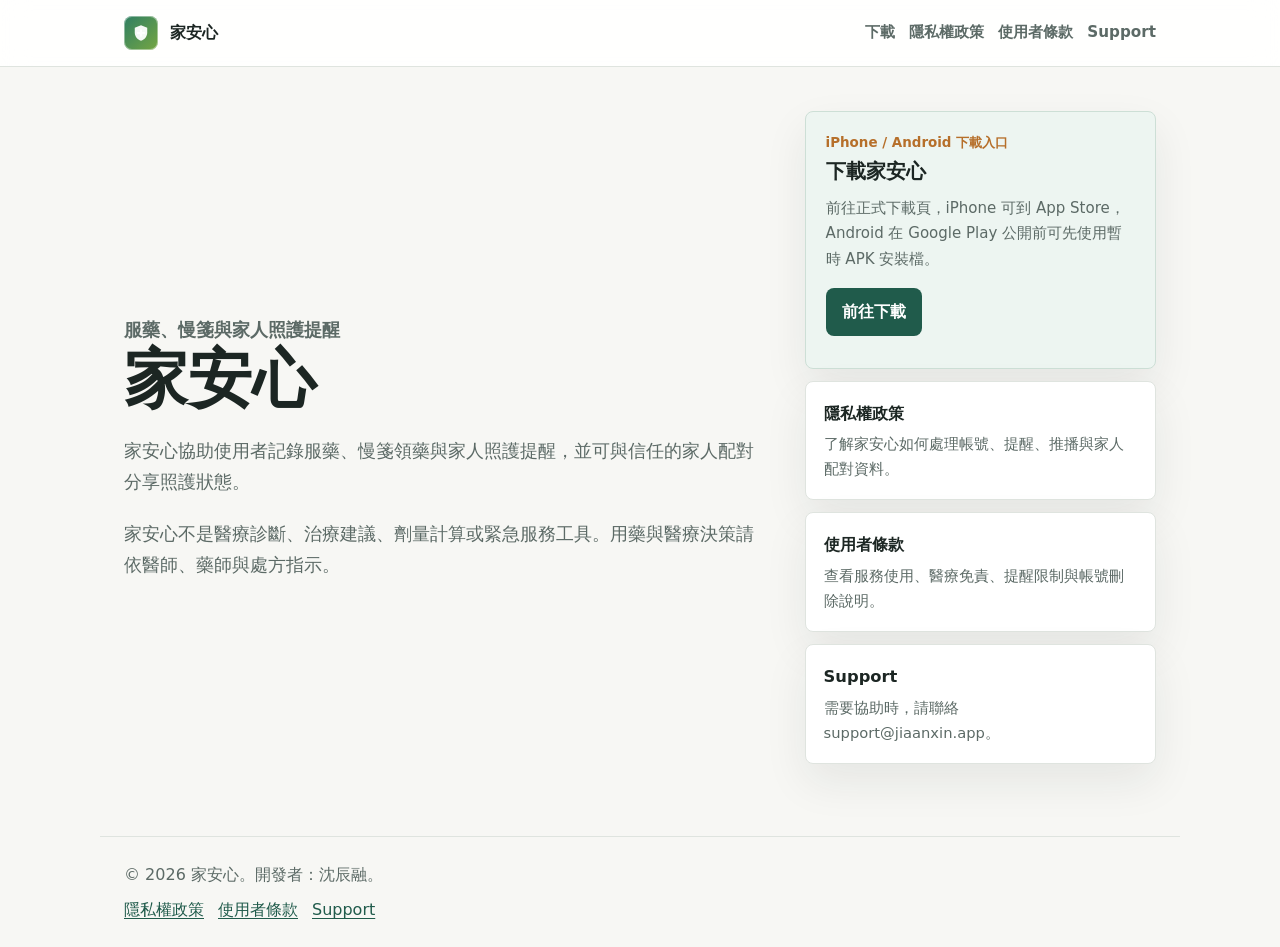
<file: index.html>
<!doctype html>
<html lang="zh-Hant-TW">
  <head>
    <meta charset="utf-8" />
    <meta name="viewport" content="width=device-width, initial-scale=1" />
    <title>家安心</title>
    <meta
      name="description"
      content="家安心是服藥、慢箋與家人照護提醒工具。"
    />
    <link rel="stylesheet" href="/assets/styles.css" />
  </head>
  <body>
    <header class="site-header">
      <nav class="nav" aria-label="主要導覽">
        <a class="brand" href="/">
          <span class="brand-mark" aria-hidden="true">
            <svg viewBox="0 0 24 24" fill="none">
              <path d="M12 3.5 5.2 6.4v5.1c0 4.3 2.8 7.9 6.8 9 4-1.1 6.8-4.7 6.8-9V6.4L12 3.5Z" fill="currentColor" opacity=".95" />
              <path d="M8.4 12h7.2M12 8.8v6.4" stroke="#fff" stroke-width="2" stroke-linecap="round" />
            </svg>
          </span>
          <span>家安心</span>
        </a>
        <div class="nav-links">
          <a href="/download/">下載</a>
          <a href="/privacy/">隱私權政策</a>
          <a href="/terms/">使用者條款</a>
          <a href="/support/">Support</a>
        </div>
      </nav>
    </header>

    <main>
      <section class="home-hero">
        <div class="hero-copy">
          <p class="eyebrow">服藥、慢箋與家人照護提醒</p>
          <h1>家安心</h1>
          <p>
            家安心協助使用者記錄服藥、慢箋領藥與家人照護提醒，並可與信任的家人配對分享照護狀態。
          </p>
          <p>
            家安心不是醫療診斷、治療建議、劑量計算或緊急服務工具。用藥與醫療決策請依醫師、藥師與處方指示。
          </p>
        </div>

        <div class="quick-links" aria-label="網站頁面">
          <section class="download-card" aria-labelledby="download-title">
            <p class="download-kicker">iPhone / Android 下載入口</p>
            <h2 id="download-title">下載家安心</h2>
            <p>
              前往正式下載頁，iPhone 可到 App Store，Android 在 Google Play 公開前可先使用暫時 APK 安裝檔。
            </p>
            <a
              class="primary-button"
              href="/download/"
            >
              前往下載
            </a>
          </section>
          <a class="quick-link" href="/privacy/">
            <strong>隱私權政策</strong>
            <span>了解家安心如何處理帳號、提醒、推播與家人配對資料。</span>
          </a>
          <a class="quick-link" href="/terms/">
            <strong>使用者條款</strong>
            <span>查看服務使用、醫療免責、提醒限制與帳號刪除說明。</span>
          </a>
          <a class="quick-link" href="/support/">
            <strong>Support</strong>
            <span>需要協助時，請聯絡 support@jiaanxin.app。</span>
          </a>
        </div>
      </section>
    </main>

    <footer class="site-footer">
      <div>© 2026 家安心。開發者：沈辰融。</div>
      <nav aria-label="頁尾導覽">
        <a href="/privacy/">隱私權政策</a>
        <a href="/terms/">使用者條款</a>
        <a href="/support/">Support</a>
      </nav>
    </footer>
  </body>
</html>
</file>
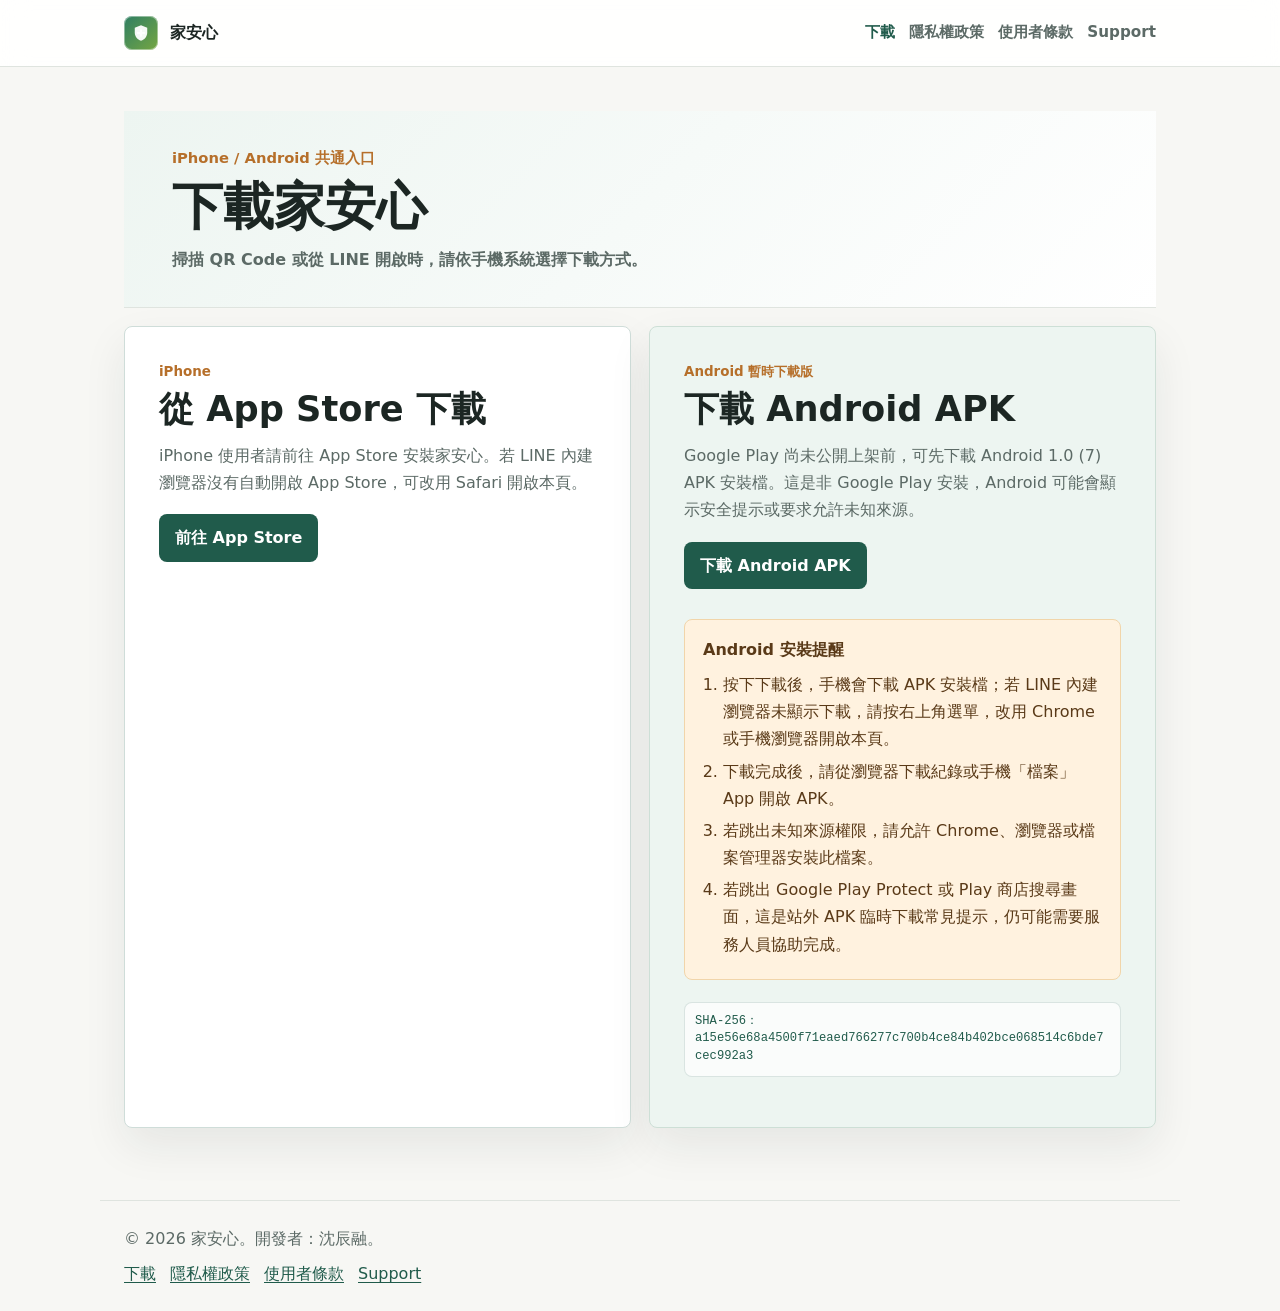
<file: download/index.html>
<!doctype html>
<html lang="zh-Hant-TW">
  <head>
    <meta charset="utf-8" />
    <meta name="viewport" content="width=device-width, initial-scale=1" />
    <title>下載家安心｜家安心</title>
    <meta
      name="description"
      content="下載家安心 iPhone App 或 Android 暫時 APK 安裝檔。"
    />
    <link rel="stylesheet" href="/assets/styles.css" />
  </head>
  <body>
    <header class="site-header">
      <nav class="nav" aria-label="主要導覽">
        <a class="brand" href="/">
          <span class="brand-mark" aria-hidden="true">
            <svg viewBox="0 0 24 24" fill="none">
              <path d="M12 3.5 5.2 6.4v5.1c0 4.3 2.8 7.9 6.8 9 4-1.1 6.8-4.7 6.8-9V6.4L12 3.5Z" fill="currentColor" opacity=".95" />
              <path d="M8.4 12h7.2M12 8.8v6.4" stroke="#fff" stroke-width="2" stroke-linecap="round" />
            </svg>
          </span>
          <span>家安心</span>
        </a>
        <div class="nav-links">
          <a href="/download/" aria-current="page">下載</a>
          <a href="/privacy/">隱私權政策</a>
          <a href="/terms/">使用者條款</a>
          <a href="/support/">Support</a>
        </div>
      </nav>
    </header>

    <main>
      <article class="download-page">
        <div class="page-title">
          <p class="eyebrow">iPhone / Android 共通入口</p>
          <h1>下載家安心</h1>
          <p class="updated">
            掃描 QR Code 或從 LINE 開啟時，請依手機系統選擇下載方式。
          </p>
        </div>

        <div class="platform-grid" aria-label="下載選項">
          <section class="platform-card platform-ios" aria-labelledby="ios-title">
            <p class="download-kicker">iPhone</p>
            <h2 id="ios-title">從 App Store 下載</h2>
            <p>
              iPhone 使用者請前往 App Store 安裝家安心。若 LINE 內建瀏覽器沒有自動開啟 App Store，可改用 Safari 開啟本頁。
            </p>
            <a
              class="primary-button"
              href="https://apps.apple.com/tw/app/%E5%AE%B6%E5%AE%89%E5%BF%83/id6762098612?uo=4"
            >
              前往 App Store
            </a>
          </section>

          <section class="platform-card platform-android" aria-labelledby="android-title">
            <p class="download-kicker">Android 暫時下載版</p>
            <h2 id="android-title">下載 Android APK</h2>
            <p>
              Google Play 尚未公開上架前，可先下載 Android 1.0 (7) APK 安裝檔。這是非 Google Play 安裝，Android 可能會顯示安全提示或要求允許未知來源。
            </p>
            <a
              class="primary-button"
              href="https://download.jiaanxin.app/android/jiaanxin-android-1.0-7-play-signed.apk"
            >
              下載 Android APK
            </a>
            <div class="notice">
              <strong>Android 安裝提醒</strong>
              <ol>
                <li>按下下載後，手機會下載 APK 安裝檔；若 LINE 內建瀏覽器未顯示下載，請按右上角選單，改用 Chrome 或手機瀏覽器開啟本頁。</li>
                <li>下載完成後，請從瀏覽器下載紀錄或手機「檔案」App 開啟 APK。</li>
                <li>若跳出未知來源權限，請允許 Chrome、瀏覽器或檔案管理器安裝此檔案。</li>
                <li>若跳出 Google Play Protect 或 Play 商店搜尋畫面，這是站外 APK 臨時下載常見提示，仍可能需要服務人員協助完成。</li>
              </ol>
            </div>
            <p class="checksum">
              SHA-256：a15e56e68a4500f71eaed766277c700b4ce84b402bce068514c6bde7cec992a3
            </p>
          </section>
        </div>

      </article>
    </main>

    <footer class="site-footer">
      <div>© 2026 家安心。開發者：沈辰融。</div>
      <nav aria-label="頁尾導覽">
        <a href="/download/">下載</a>
        <a href="/privacy/">隱私權政策</a>
        <a href="/terms/">使用者條款</a>
        <a href="/support/">Support</a>
      </nav>
    </footer>

    <script>
      (function () {
        var ua = navigator.userAgent || "";
        var body = document.body;
        if (/iPhone|iPad|iPod/i.test(ua)) {
          body.classList.add("is-ios");
        } else if (/Android/i.test(ua)) {
          body.classList.add("is-android");
        }
        if (/Line\//i.test(ua)) {
          body.classList.add("is-line-browser");
        }
      })();
    </script>
  </body>
</html>
</file>
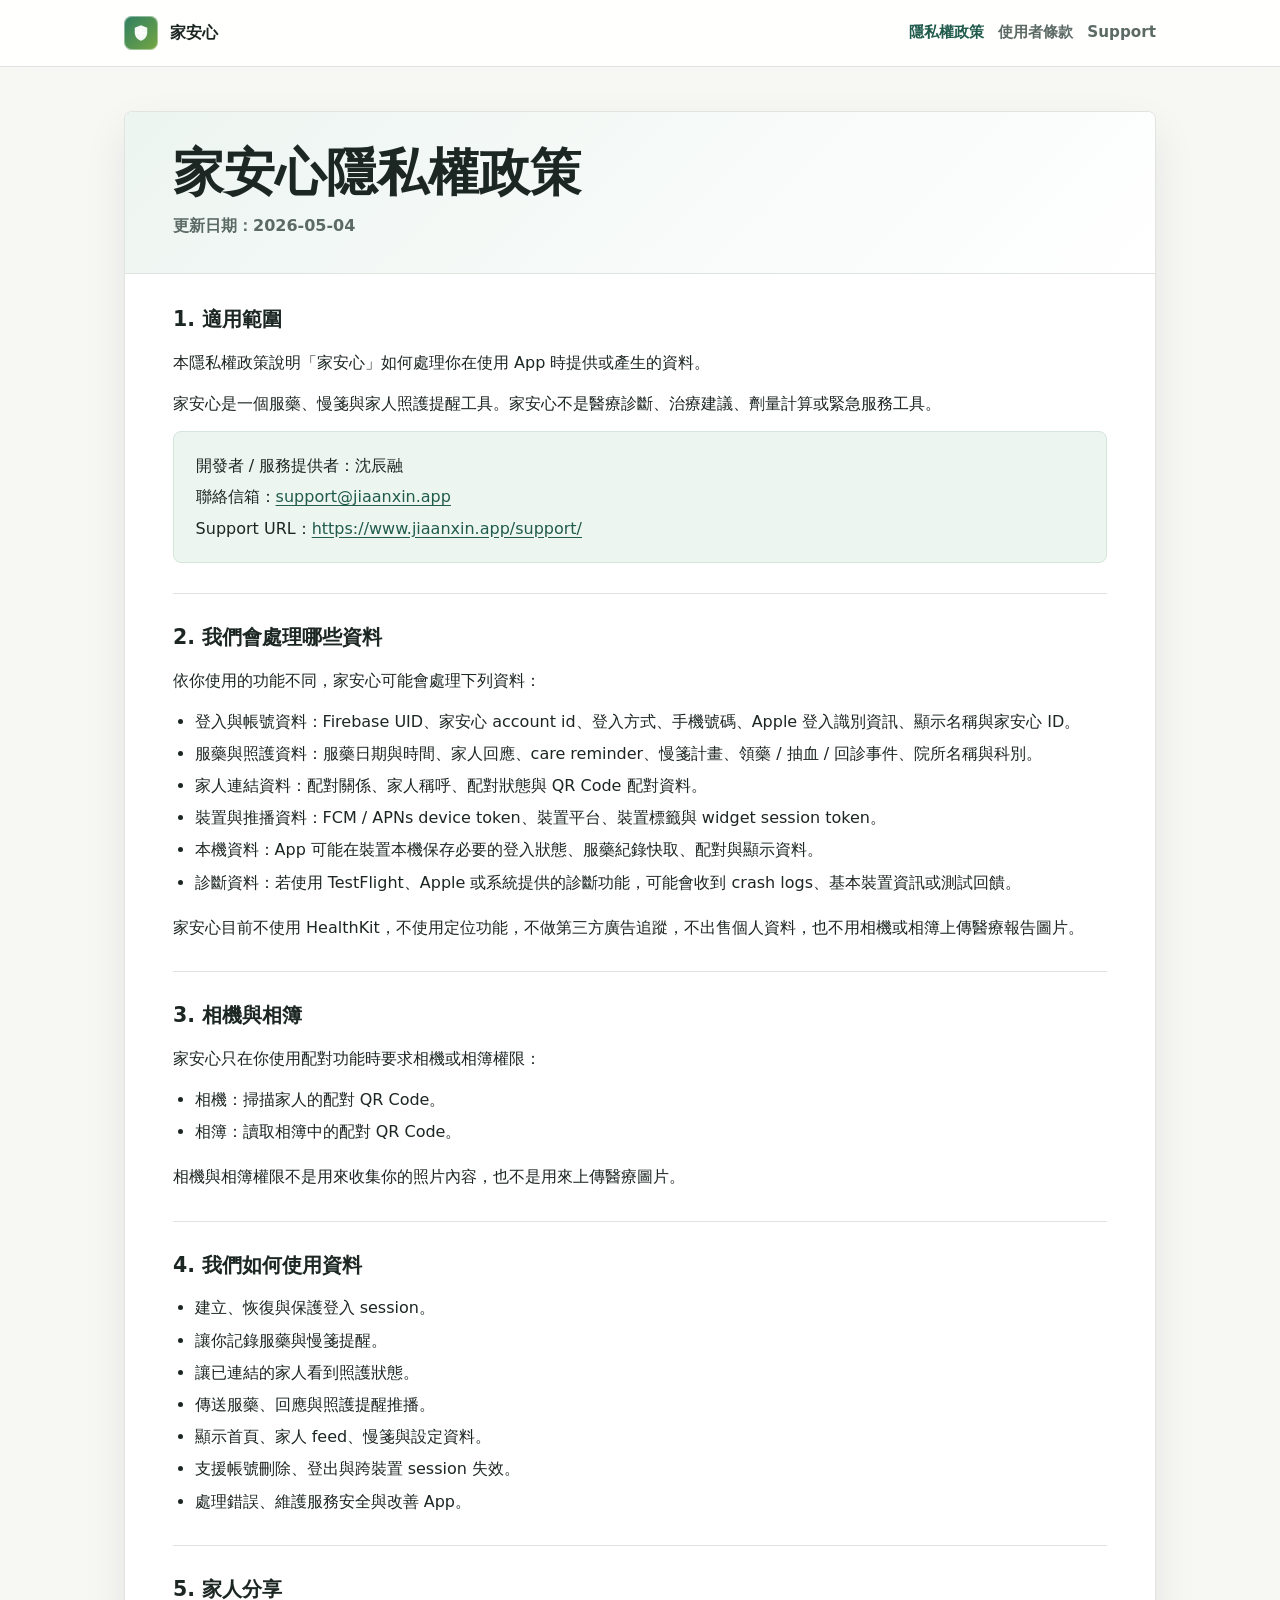
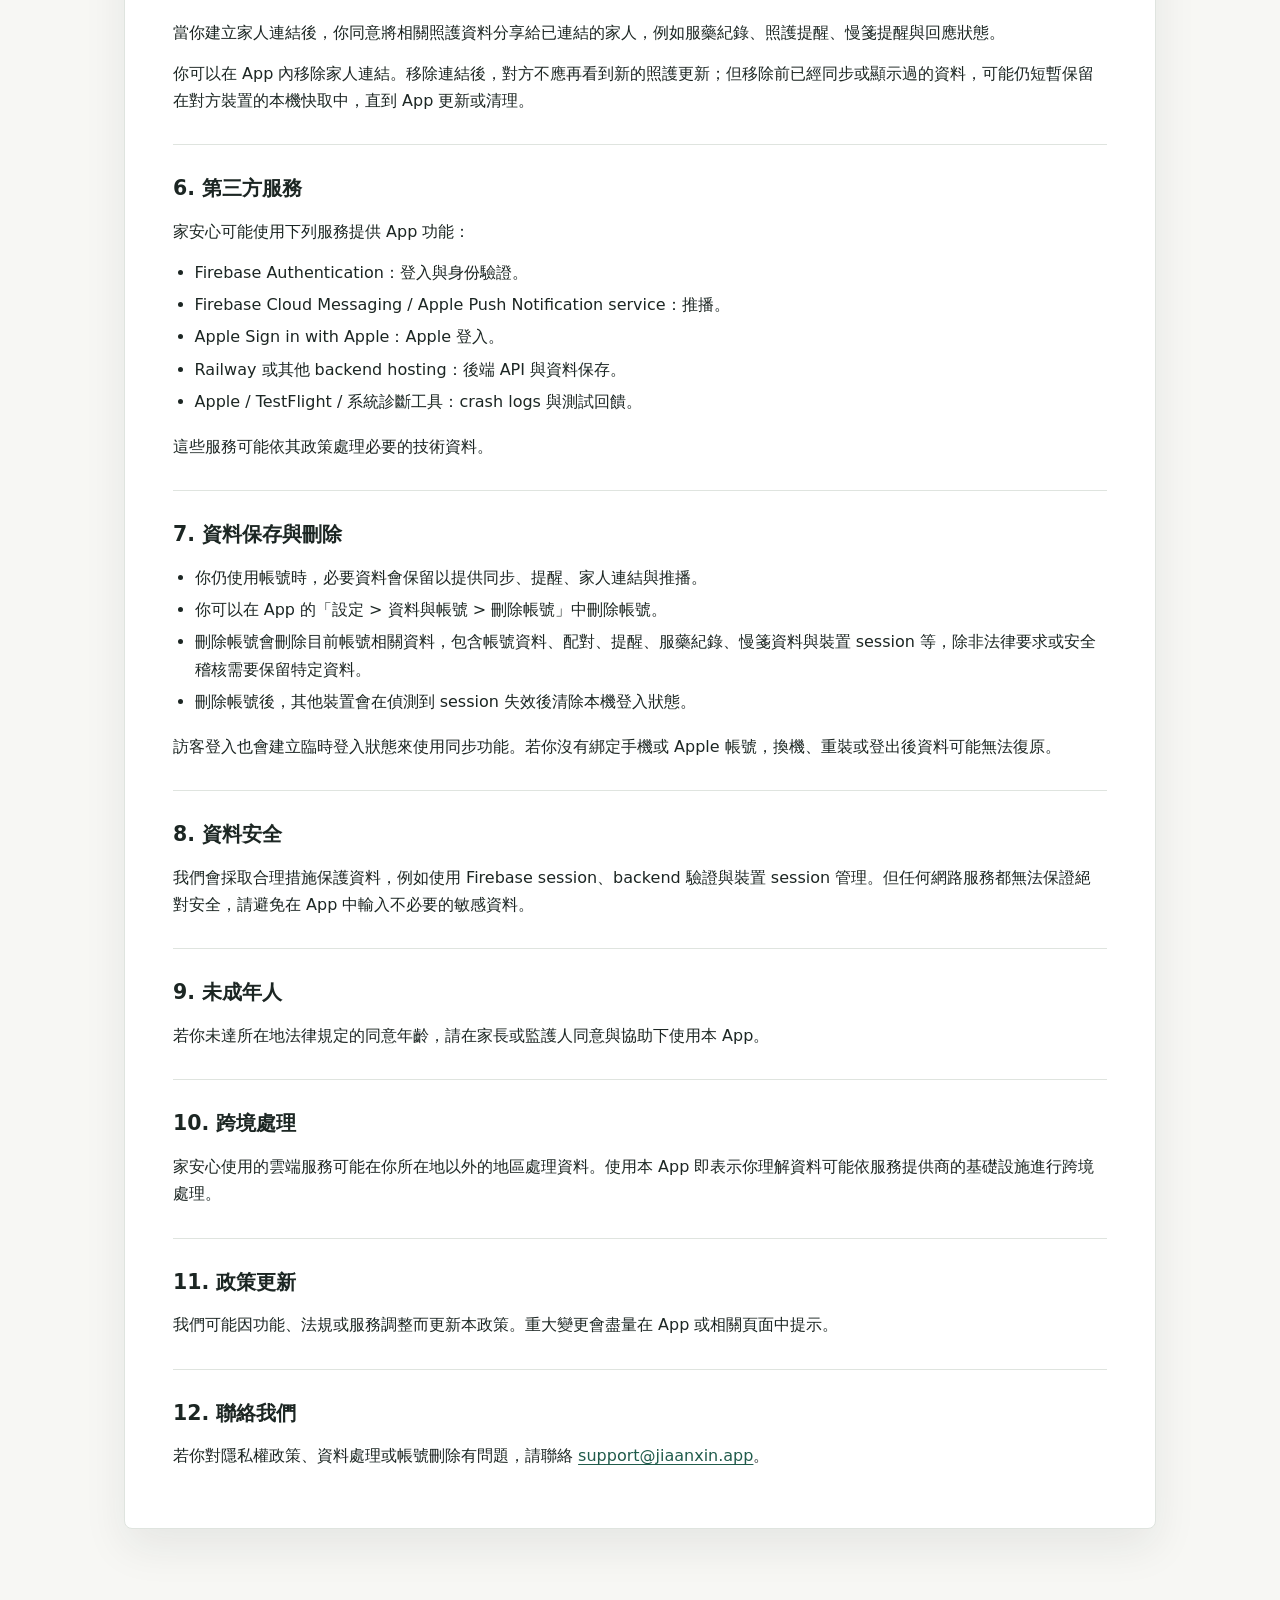
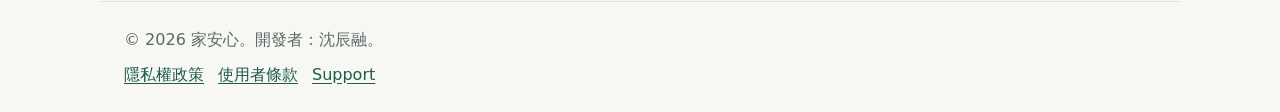
<file: privacy/index.html>
<!doctype html>
<html lang="zh-Hant-TW">
  <head>
    <meta charset="utf-8" />
    <meta name="viewport" content="width=device-width, initial-scale=1" />
    <title>隱私權政策｜家安心</title>
    <meta name="description" content="家安心隱私權政策。" />
    <link rel="stylesheet" href="/assets/styles.css" />
  </head>
  <body>
    <header class="site-header">
      <nav class="nav" aria-label="主要導覽">
        <a class="brand" href="/">
          <span class="brand-mark" aria-hidden="true">
            <svg viewBox="0 0 24 24" fill="none">
              <path d="M12 3.5 5.2 6.4v5.1c0 4.3 2.8 7.9 6.8 9 4-1.1 6.8-4.7 6.8-9V6.4L12 3.5Z" fill="currentColor" opacity=".95" />
              <path d="M8.4 12h7.2M12 8.8v6.4" stroke="#fff" stroke-width="2" stroke-linecap="round" />
            </svg>
          </span>
          <span>家安心</span>
        </a>
        <div class="nav-links">
          <a href="/privacy/" aria-current="page">隱私權政策</a>
          <a href="/terms/">使用者條款</a>
          <a href="/support/">Support</a>
        </div>
      </nav>
    </header>

    <main>
      <article class="page-shell">
        <div class="page-title">
          <h1>家安心隱私權政策</h1>
          <p class="updated">更新日期：2026-05-04</p>
        </div>
        <div class="content">
          <h2>1. 適用範圍</h2>
          <p>本隱私權政策說明「家安心」如何處理你在使用 App 時提供或產生的資料。</p>
          <p>家安心是一個服藥、慢箋與家人照護提醒工具。家安心不是醫療診斷、治療建議、劑量計算或緊急服務工具。</p>
          <ul class="meta-list">
            <li>開發者 / 服務提供者：沈辰融</li>
            <li>聯絡信箱：<a href="mailto:support@jiaanxin.app">support@jiaanxin.app</a></li>
            <li>Support URL：<a href="https://www.jiaanxin.app/support/">https://www.jiaanxin.app/support/</a></li>
          </ul>

          <h2>2. 我們會處理哪些資料</h2>
          <p>依你使用的功能不同，家安心可能會處理下列資料：</p>
          <ul>
            <li>登入與帳號資料：Firebase UID、家安心 account id、登入方式、手機號碼、Apple 登入識別資訊、顯示名稱與家安心 ID。</li>
            <li>服藥與照護資料：服藥日期與時間、家人回應、care reminder、慢箋計畫、領藥 / 抽血 / 回診事件、院所名稱與科別。</li>
            <li>家人連結資料：配對關係、家人稱呼、配對狀態與 QR Code 配對資料。</li>
            <li>裝置與推播資料：FCM / APNs device token、裝置平台、裝置標籤與 widget session token。</li>
            <li>本機資料：App 可能在裝置本機保存必要的登入狀態、服藥紀錄快取、配對與顯示資料。</li>
            <li>診斷資料：若使用 TestFlight、Apple 或系統提供的診斷功能，可能會收到 crash logs、基本裝置資訊或測試回饋。</li>
          </ul>
          <p>家安心目前不使用 HealthKit，不使用定位功能，不做第三方廣告追蹤，不出售個人資料，也不用相機或相簿上傳醫療報告圖片。</p>

          <h2>3. 相機與相簿</h2>
          <p>家安心只在你使用配對功能時要求相機或相簿權限：</p>
          <ul>
            <li>相機：掃描家人的配對 QR Code。</li>
            <li>相簿：讀取相簿中的配對 QR Code。</li>
          </ul>
          <p>相機與相簿權限不是用來收集你的照片內容，也不是用來上傳醫療圖片。</p>

          <h2>4. 我們如何使用資料</h2>
          <ul>
            <li>建立、恢復與保護登入 session。</li>
            <li>讓你記錄服藥與慢箋提醒。</li>
            <li>讓已連結的家人看到照護狀態。</li>
            <li>傳送服藥、回應與照護提醒推播。</li>
            <li>顯示首頁、家人 feed、慢箋與設定資料。</li>
            <li>支援帳號刪除、登出與跨裝置 session 失效。</li>
            <li>處理錯誤、維護服務安全與改善 App。</li>
          </ul>

          <h2>5. 家人分享</h2>
          <p>當你建立家人連結後，你同意將相關照護資料分享給已連結的家人，例如服藥紀錄、照護提醒、慢箋提醒與回應狀態。</p>
          <p>你可以在 App 內移除家人連結。移除連結後，對方不應再看到新的照護更新；但移除前已經同步或顯示過的資料，可能仍短暫保留在對方裝置的本機快取中，直到 App 更新或清理。</p>

          <h2>6. 第三方服務</h2>
          <p>家安心可能使用下列服務提供 App 功能：</p>
          <ul>
            <li>Firebase Authentication：登入與身份驗證。</li>
            <li>Firebase Cloud Messaging / Apple Push Notification service：推播。</li>
            <li>Apple Sign in with Apple：Apple 登入。</li>
            <li>Railway 或其他 backend hosting：後端 API 與資料保存。</li>
            <li>Apple / TestFlight / 系統診斷工具：crash logs 與測試回饋。</li>
          </ul>
          <p>這些服務可能依其政策處理必要的技術資料。</p>

          <h2>7. 資料保存與刪除</h2>
          <ul>
            <li>你仍使用帳號時，必要資料會保留以提供同步、提醒、家人連結與推播。</li>
            <li>你可以在 App 的「設定 &gt; 資料與帳號 &gt; 刪除帳號」中刪除帳號。</li>
            <li>刪除帳號會刪除目前帳號相關資料，包含帳號資料、配對、提醒、服藥紀錄、慢箋資料與裝置 session 等，除非法律要求或安全稽核需要保留特定資料。</li>
            <li>刪除帳號後，其他裝置會在偵測到 session 失效後清除本機登入狀態。</li>
          </ul>
          <p>訪客登入也會建立臨時登入狀態來使用同步功能。若你沒有綁定手機或 Apple 帳號，換機、重裝或登出後資料可能無法復原。</p>

          <h2>8. 資料安全</h2>
          <p>我們會採取合理措施保護資料，例如使用 Firebase session、backend 驗證與裝置 session 管理。但任何網路服務都無法保證絕對安全，請避免在 App 中輸入不必要的敏感資料。</p>

          <h2>9. 未成年人</h2>
          <p>若你未達所在地法律規定的同意年齡，請在家長或監護人同意與協助下使用本 App。</p>

          <h2>10. 跨境處理</h2>
          <p>家安心使用的雲端服務可能在你所在地以外的地區處理資料。使用本 App 即表示你理解資料可能依服務提供商的基礎設施進行跨境處理。</p>

          <h2>11. 政策更新</h2>
          <p>我們可能因功能、法規或服務調整而更新本政策。重大變更會盡量在 App 或相關頁面中提示。</p>

          <h2>12. 聯絡我們</h2>
          <p>若你對隱私權政策、資料處理或帳號刪除有問題，請聯絡 <a href="mailto:support@jiaanxin.app">support@jiaanxin.app</a>。</p>
        </div>
      </article>
    </main>

    <footer class="site-footer">
      <div>© 2026 家安心。開發者：沈辰融。</div>
      <nav aria-label="頁尾導覽">
        <a href="/privacy/">隱私權政策</a>
        <a href="/terms/">使用者條款</a>
        <a href="/support/">Support</a>
      </nav>
    </footer>
  </body>
</html>
</file>
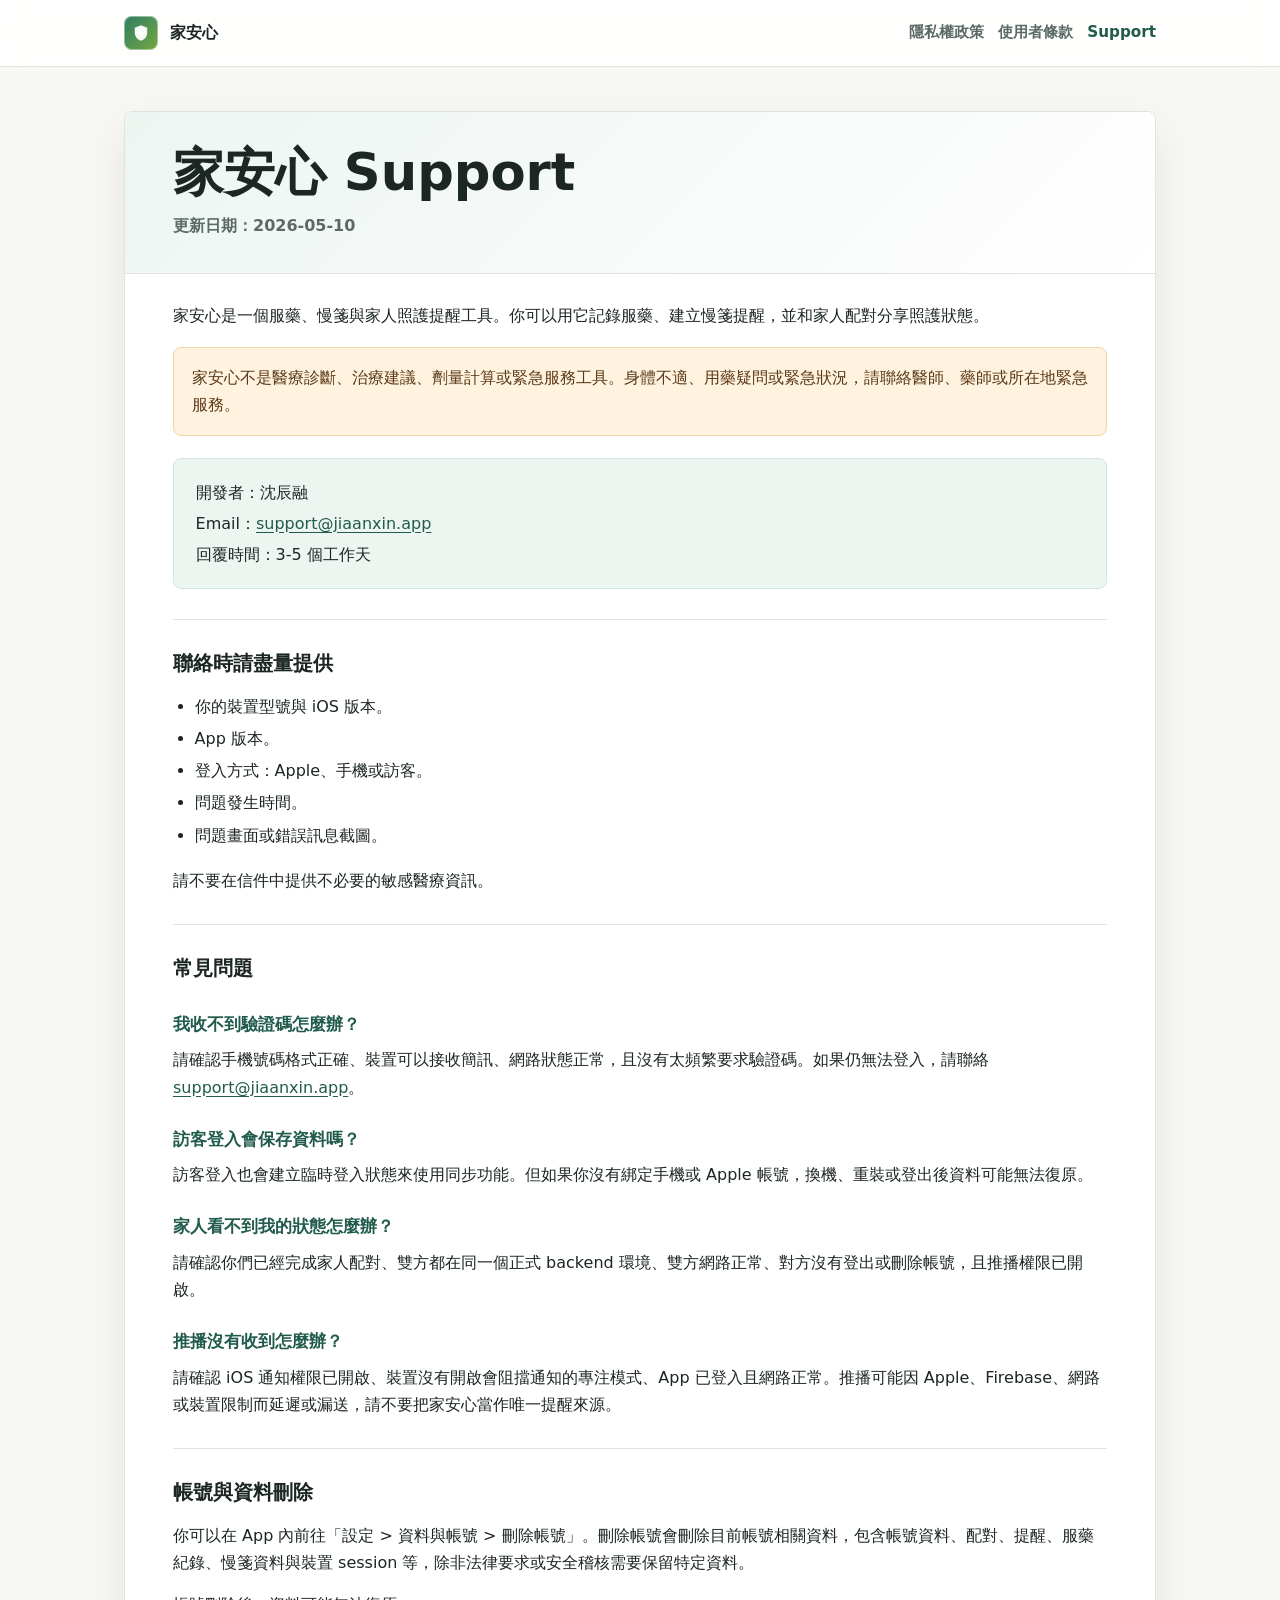
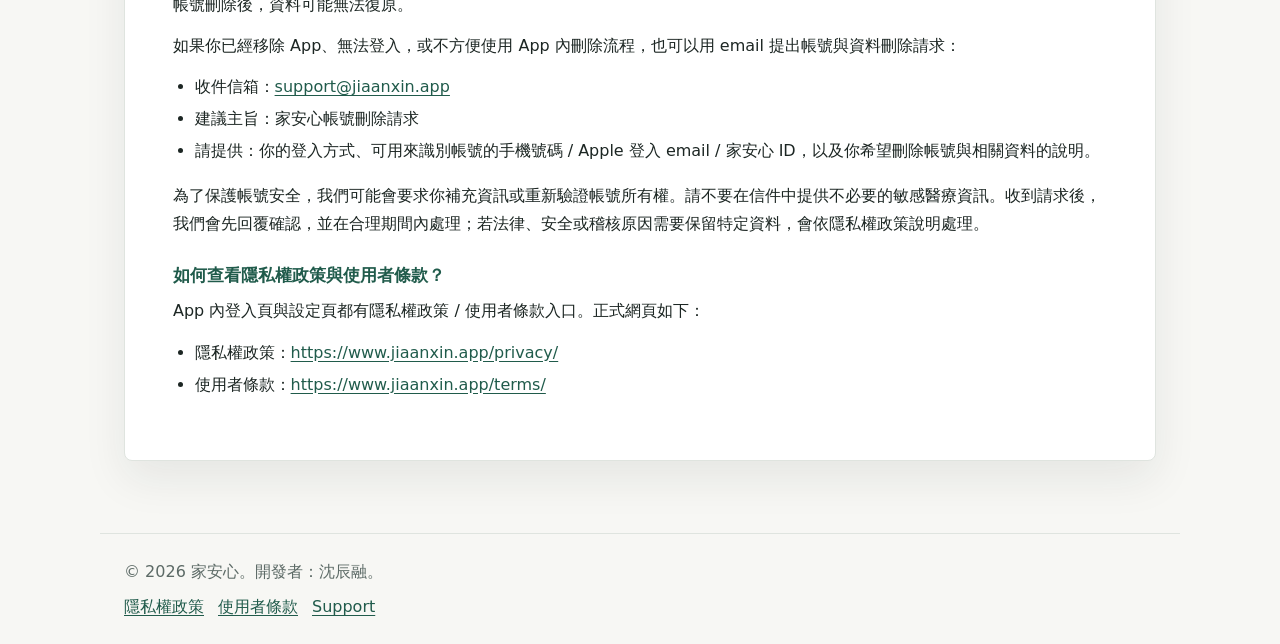
<file: support/index.html>
<!doctype html>
<html lang="zh-Hant-TW">
  <head>
    <meta charset="utf-8" />
    <meta name="viewport" content="width=device-width, initial-scale=1" />
    <title>Support｜家安心</title>
    <meta name="description" content="家安心支援頁面。" />
    <link rel="stylesheet" href="/assets/styles.css" />
  </head>
  <body>
    <header class="site-header">
      <nav class="nav" aria-label="主要導覽">
        <a class="brand" href="/">
          <span class="brand-mark" aria-hidden="true">
            <svg viewBox="0 0 24 24" fill="none">
              <path d="M12 3.5 5.2 6.4v5.1c0 4.3 2.8 7.9 6.8 9 4-1.1 6.8-4.7 6.8-9V6.4L12 3.5Z" fill="currentColor" opacity=".95" />
              <path d="M8.4 12h7.2M12 8.8v6.4" stroke="#fff" stroke-width="2" stroke-linecap="round" />
            </svg>
          </span>
          <span>家安心</span>
        </a>
        <div class="nav-links">
          <a href="/privacy/">隱私權政策</a>
          <a href="/terms/">使用者條款</a>
          <a href="/support/" aria-current="page">Support</a>
        </div>
      </nav>
    </header>

    <main>
      <article class="page-shell">
        <div class="page-title">
          <h1>家安心 Support</h1>
          <p class="updated">更新日期：2026-05-10</p>
        </div>
        <div class="content">
          <p>家安心是一個服藥、慢箋與家人照護提醒工具。你可以用它記錄服藥、建立慢箋提醒，並和家人配對分享照護狀態。</p>
          <div class="notice">
            家安心不是醫療診斷、治療建議、劑量計算或緊急服務工具。身體不適、用藥疑問或緊急狀況，請聯絡醫師、藥師或所在地緊急服務。
          </div>
          <ul class="meta-list">
            <li>開發者：沈辰融</li>
            <li>Email：<a href="mailto:support@jiaanxin.app">support@jiaanxin.app</a></li>
            <li>回覆時間：3-5 個工作天</li>
          </ul>

          <h2>聯絡時請盡量提供</h2>
          <ul>
            <li>你的裝置型號與 iOS 版本。</li>
            <li>App 版本。</li>
            <li>登入方式：Apple、手機或訪客。</li>
            <li>問題發生時間。</li>
            <li>問題畫面或錯誤訊息截圖。</li>
          </ul>
          <p>請不要在信件中提供不必要的敏感醫療資訊。</p>

          <h2>常見問題</h2>
          <h3>我收不到驗證碼怎麼辦？</h3>
          <p>請確認手機號碼格式正確、裝置可以接收簡訊、網路狀態正常，且沒有太頻繁要求驗證碼。如果仍無法登入，請聯絡 <a href="mailto:support@jiaanxin.app">support@jiaanxin.app</a>。</p>

          <h3>訪客登入會保存資料嗎？</h3>
          <p>訪客登入也會建立臨時登入狀態來使用同步功能。但如果你沒有綁定手機或 Apple 帳號，換機、重裝或登出後資料可能無法復原。</p>

          <h3>家人看不到我的狀態怎麼辦？</h3>
          <p>請確認你們已經完成家人配對、雙方都在同一個正式 backend 環境、雙方網路正常、對方沒有登出或刪除帳號，且推播權限已開啟。</p>

          <h3>推播沒有收到怎麼辦？</h3>
          <p>請確認 iOS 通知權限已開啟、裝置沒有開啟會阻擋通知的專注模式、App 已登入且網路正常。推播可能因 Apple、Firebase、網路或裝置限制而延遲或漏送，請不要把家安心當作唯一提醒來源。</p>

          <h2 id="account-deletion">帳號與資料刪除</h2>
          <p>你可以在 App 內前往「設定 &gt; 資料與帳號 &gt; 刪除帳號」。刪除帳號會刪除目前帳號相關資料，包含帳號資料、配對、提醒、服藥紀錄、慢箋資料與裝置 session 等，除非法律要求或安全稽核需要保留特定資料。</p>
          <p>帳號刪除後，資料可能無法復原。</p>
          <p>如果你已經移除 App、無法登入，或不方便使用 App 內刪除流程，也可以用 email 提出帳號與資料刪除請求：</p>
          <ul>
            <li>收件信箱：<a href="mailto:support@jiaanxin.app?subject=%E5%AE%B6%E5%AE%89%E5%BF%83%E5%B8%B3%E8%99%9F%E5%88%AA%E9%99%A4%E8%AB%8B%E6%B1%82">support@jiaanxin.app</a></li>
            <li>建議主旨：家安心帳號刪除請求</li>
            <li>請提供：你的登入方式、可用來識別帳號的手機號碼 / Apple 登入 email / 家安心 ID，以及你希望刪除帳號與相關資料的說明。</li>
          </ul>
          <p>為了保護帳號安全，我們可能會要求你補充資訊或重新驗證帳號所有權。請不要在信件中提供不必要的敏感醫療資訊。收到請求後，我們會先回覆確認，並在合理期間內處理；若法律、安全或稽核原因需要保留特定資料，會依隱私權政策說明處理。</p>

          <h3>如何查看隱私權政策與使用者條款？</h3>
          <p>App 內登入頁與設定頁都有隱私權政策 / 使用者條款入口。正式網頁如下：</p>
          <ul>
            <li>隱私權政策：<a href="https://www.jiaanxin.app/privacy/">https://www.jiaanxin.app/privacy/</a></li>
            <li>使用者條款：<a href="https://www.jiaanxin.app/terms/">https://www.jiaanxin.app/terms/</a></li>
          </ul>
        </div>
      </article>
    </main>

    <footer class="site-footer">
      <div>© 2026 家安心。開發者：沈辰融。</div>
      <nav aria-label="頁尾導覽">
        <a href="/privacy/">隱私權政策</a>
        <a href="/terms/">使用者條款</a>
        <a href="/support/">Support</a>
      </nav>
    </footer>
  </body>
</html>
</file>
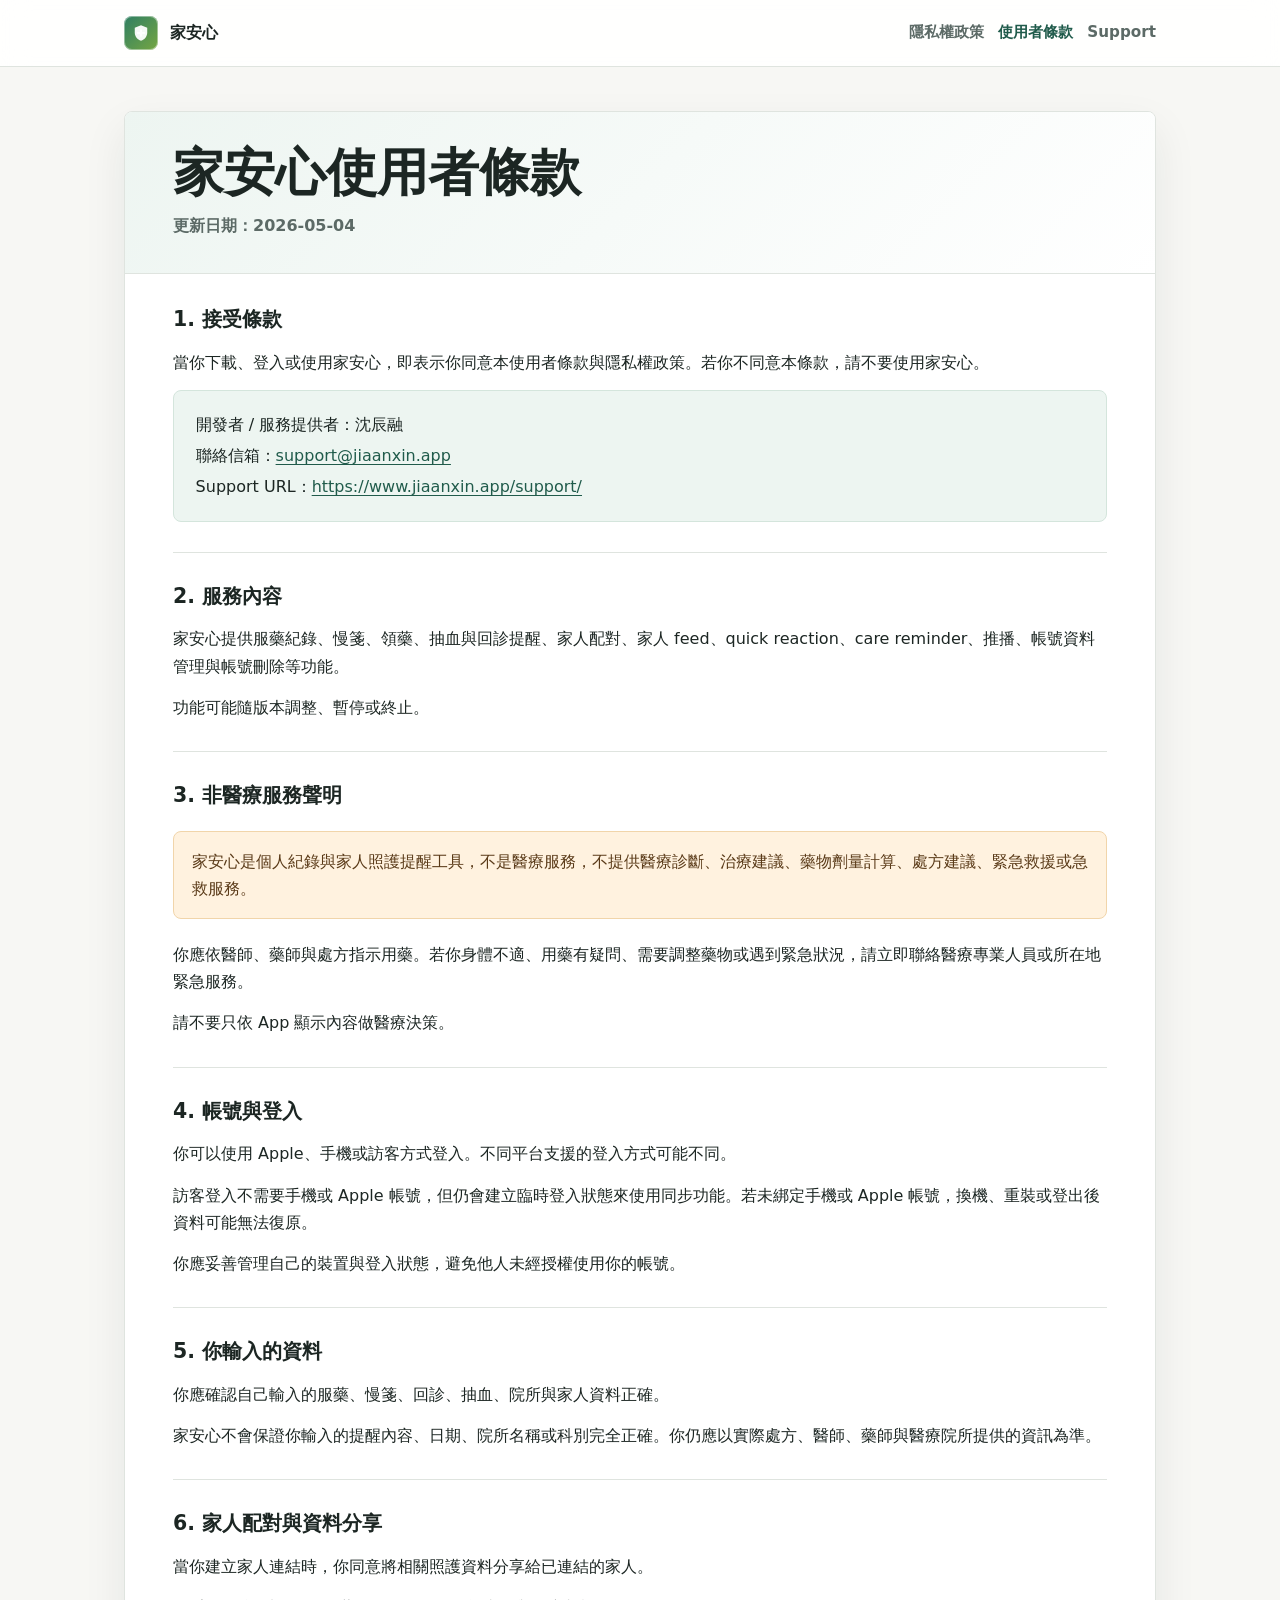
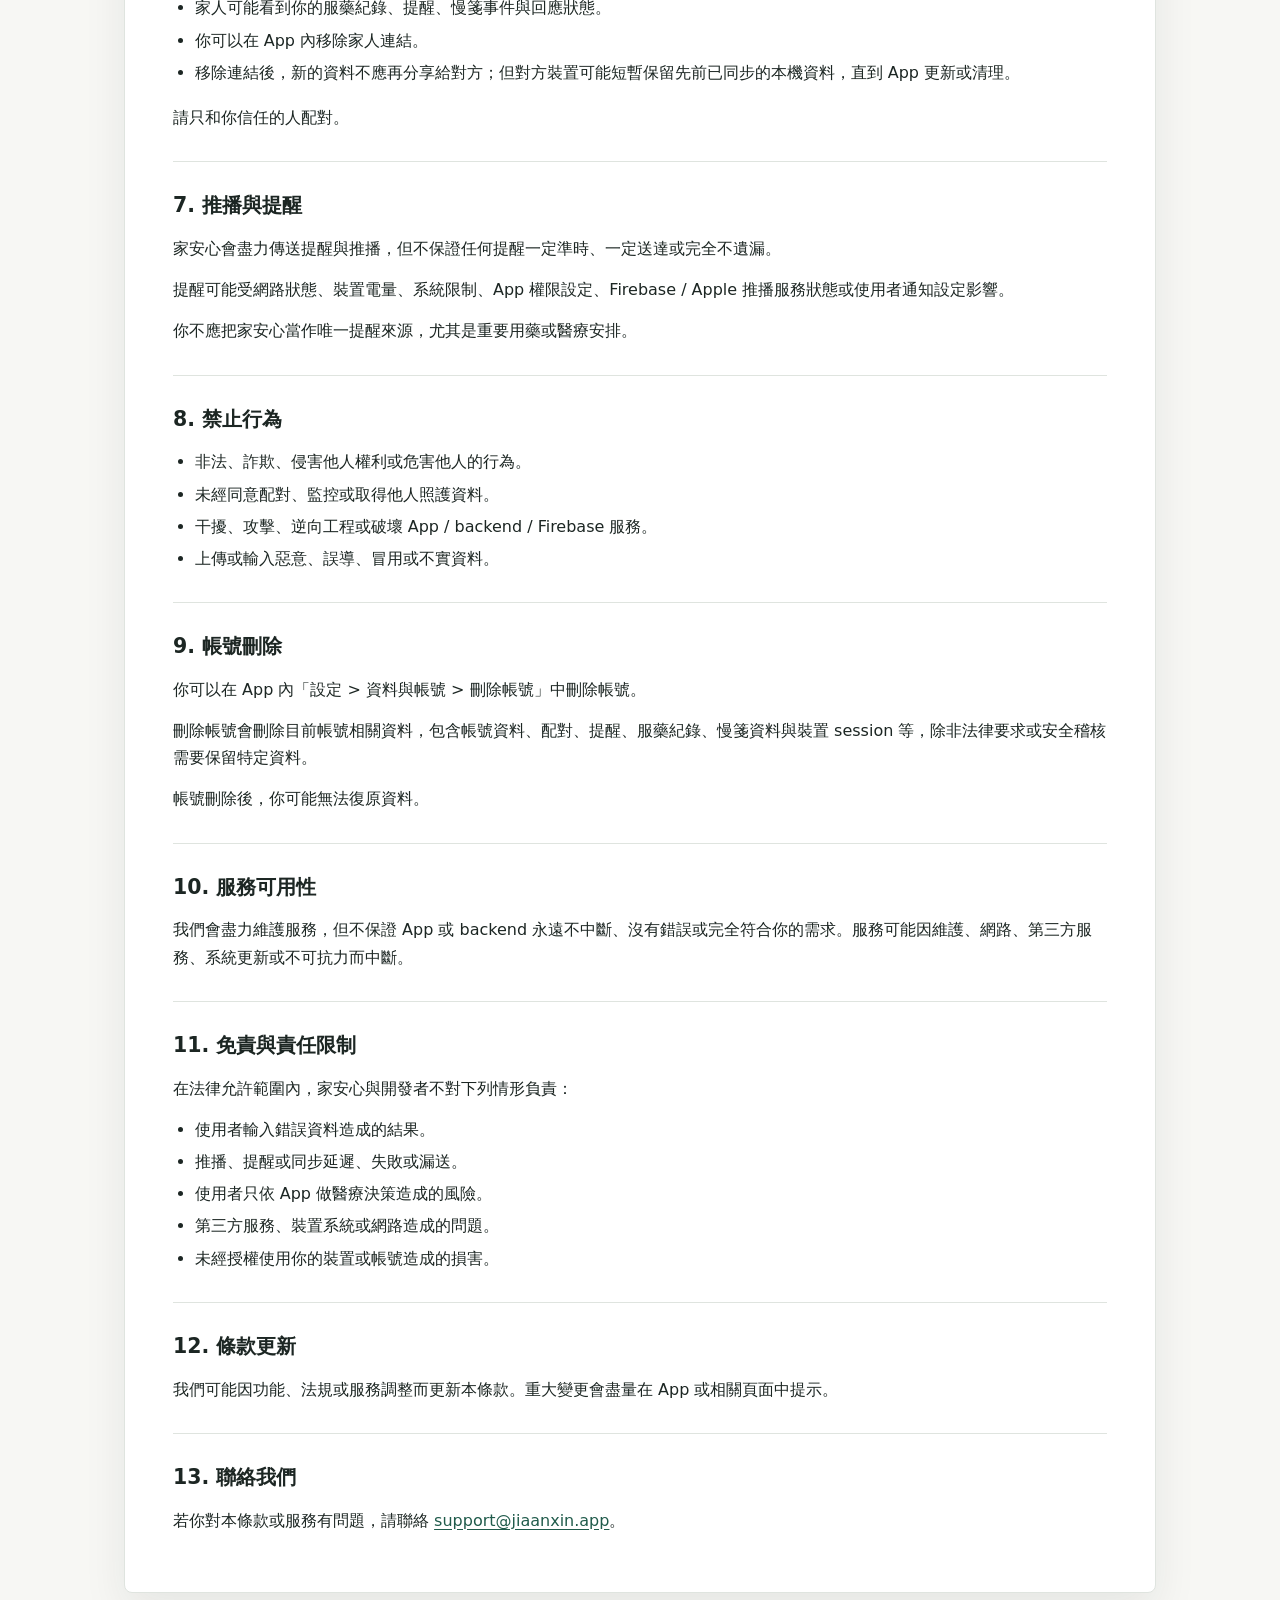
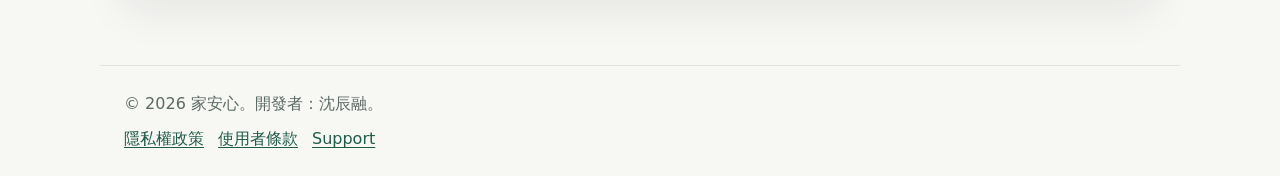
<file: terms/index.html>
<!doctype html>
<html lang="zh-Hant-TW">
  <head>
    <meta charset="utf-8" />
    <meta name="viewport" content="width=device-width, initial-scale=1" />
    <title>使用者條款｜家安心</title>
    <meta name="description" content="家安心使用者條款。" />
    <link rel="stylesheet" href="/assets/styles.css" />
  </head>
  <body>
    <header class="site-header">
      <nav class="nav" aria-label="主要導覽">
        <a class="brand" href="/">
          <span class="brand-mark" aria-hidden="true">
            <svg viewBox="0 0 24 24" fill="none">
              <path d="M12 3.5 5.2 6.4v5.1c0 4.3 2.8 7.9 6.8 9 4-1.1 6.8-4.7 6.8-9V6.4L12 3.5Z" fill="currentColor" opacity=".95" />
              <path d="M8.4 12h7.2M12 8.8v6.4" stroke="#fff" stroke-width="2" stroke-linecap="round" />
            </svg>
          </span>
          <span>家安心</span>
        </a>
        <div class="nav-links">
          <a href="/privacy/">隱私權政策</a>
          <a href="/terms/" aria-current="page">使用者條款</a>
          <a href="/support/">Support</a>
        </div>
      </nav>
    </header>

    <main>
      <article class="page-shell">
        <div class="page-title">
          <h1>家安心使用者條款</h1>
          <p class="updated">更新日期：2026-05-04</p>
        </div>
        <div class="content">
          <h2>1. 接受條款</h2>
          <p>當你下載、登入或使用家安心，即表示你同意本使用者條款與隱私權政策。若你不同意本條款，請不要使用家安心。</p>
          <ul class="meta-list">
            <li>開發者 / 服務提供者：沈辰融</li>
            <li>聯絡信箱：<a href="mailto:support@jiaanxin.app">support@jiaanxin.app</a></li>
            <li>Support URL：<a href="https://www.jiaanxin.app/support/">https://www.jiaanxin.app/support/</a></li>
          </ul>

          <h2>2. 服務內容</h2>
          <p>家安心提供服藥紀錄、慢箋、領藥、抽血與回診提醒、家人配對、家人 feed、quick reaction、care reminder、推播、帳號資料管理與帳號刪除等功能。</p>
          <p>功能可能隨版本調整、暫停或終止。</p>

          <h2>3. 非醫療服務聲明</h2>
          <div class="notice">
            家安心是個人紀錄與家人照護提醒工具，不是醫療服務，不提供醫療診斷、治療建議、藥物劑量計算、處方建議、緊急救援或急救服務。
          </div>
          <p>你應依醫師、藥師與處方指示用藥。若你身體不適、用藥有疑問、需要調整藥物或遇到緊急狀況，請立即聯絡醫療專業人員或所在地緊急服務。</p>
          <p>請不要只依 App 顯示內容做醫療決策。</p>

          <h2>4. 帳號與登入</h2>
          <p>你可以使用 Apple、手機或訪客方式登入。不同平台支援的登入方式可能不同。</p>
          <p>訪客登入不需要手機或 Apple 帳號，但仍會建立臨時登入狀態來使用同步功能。若未綁定手機或 Apple 帳號，換機、重裝或登出後資料可能無法復原。</p>
          <p>你應妥善管理自己的裝置與登入狀態，避免他人未經授權使用你的帳號。</p>

          <h2>5. 你輸入的資料</h2>
          <p>你應確認自己輸入的服藥、慢箋、回診、抽血、院所與家人資料正確。</p>
          <p>家安心不會保證你輸入的提醒內容、日期、院所名稱或科別完全正確。你仍應以實際處方、醫師、藥師與醫療院所提供的資訊為準。</p>

          <h2>6. 家人配對與資料分享</h2>
          <p>當你建立家人連結時，你同意將相關照護資料分享給已連結的家人。</p>
          <ul>
            <li>家人可能看到你的服藥紀錄、提醒、慢箋事件與回應狀態。</li>
            <li>你可以在 App 內移除家人連結。</li>
            <li>移除連結後，新的資料不應再分享給對方；但對方裝置可能短暫保留先前已同步的本機資料，直到 App 更新或清理。</li>
          </ul>
          <p>請只和你信任的人配對。</p>

          <h2>7. 推播與提醒</h2>
          <p>家安心會盡力傳送提醒與推播，但不保證任何提醒一定準時、一定送達或完全不遺漏。</p>
          <p>提醒可能受網路狀態、裝置電量、系統限制、App 權限設定、Firebase / Apple 推播服務狀態或使用者通知設定影響。</p>
          <p>你不應把家安心當作唯一提醒來源，尤其是重要用藥或醫療安排。</p>

          <h2>8. 禁止行為</h2>
          <ul>
            <li>非法、詐欺、侵害他人權利或危害他人的行為。</li>
            <li>未經同意配對、監控或取得他人照護資料。</li>
            <li>干擾、攻擊、逆向工程或破壞 App / backend / Firebase 服務。</li>
            <li>上傳或輸入惡意、誤導、冒用或不實資料。</li>
          </ul>

          <h2>9. 帳號刪除</h2>
          <p>你可以在 App 內「設定 &gt; 資料與帳號 &gt; 刪除帳號」中刪除帳號。</p>
          <p>刪除帳號會刪除目前帳號相關資料，包含帳號資料、配對、提醒、服藥紀錄、慢箋資料與裝置 session 等，除非法律要求或安全稽核需要保留特定資料。</p>
          <p>帳號刪除後，你可能無法復原資料。</p>

          <h2>10. 服務可用性</h2>
          <p>我們會盡力維護服務，但不保證 App 或 backend 永遠不中斷、沒有錯誤或完全符合你的需求。服務可能因維護、網路、第三方服務、系統更新或不可抗力而中斷。</p>

          <h2>11. 免責與責任限制</h2>
          <p>在法律允許範圍內，家安心與開發者不對下列情形負責：</p>
          <ul>
            <li>使用者輸入錯誤資料造成的結果。</li>
            <li>推播、提醒或同步延遲、失敗或漏送。</li>
            <li>使用者只依 App 做醫療決策造成的風險。</li>
            <li>第三方服務、裝置系統或網路造成的問題。</li>
            <li>未經授權使用你的裝置或帳號造成的損害。</li>
          </ul>

          <h2>12. 條款更新</h2>
          <p>我們可能因功能、法規或服務調整而更新本條款。重大變更會盡量在 App 或相關頁面中提示。</p>

          <h2>13. 聯絡我們</h2>
          <p>若你對本條款或服務有問題，請聯絡 <a href="mailto:support@jiaanxin.app">support@jiaanxin.app</a>。</p>
        </div>
      </article>
    </main>

    <footer class="site-footer">
      <div>© 2026 家安心。開發者：沈辰融。</div>
      <nav aria-label="頁尾導覽">
        <a href="/privacy/">隱私權政策</a>
        <a href="/terms/">使用者條款</a>
        <a href="/support/">Support</a>
      </nav>
    </footer>
  </body>
</html>
</file>
<file: assets/styles.css>
:root {
  color-scheme: light;
  --bg: #f7f7f4;
  --paper: #ffffff;
  --ink: #1c2623;
  --muted: #5c6a66;
  --line: #dfe4df;
  --brand: #2f7f63;
  --brand-dark: #205b4b;
  --accent: #b66f2a;
  --soft: #edf5f1;
  --soft-accent: #fff2df;
  --shadow: 0 18px 44px rgba(20, 42, 34, 0.08);
  font-family:
    ui-sans-serif,
    system-ui,
    -apple-system,
    BlinkMacSystemFont,
    "Segoe UI",
    sans-serif;
}

* {
  box-sizing: border-box;
}

html {
  min-width: 320px;
}

body {
  margin: 0;
  background: var(--bg);
  color: var(--ink);
  line-height: 1.7;
  letter-spacing: 0;
}

a {
  color: var(--brand-dark);
  text-underline-offset: 0.18em;
}

.site-header {
  border-bottom: 1px solid var(--line);
  background: rgba(255, 255, 255, 0.9);
  position: sticky;
  top: 0;
  z-index: 10;
  backdrop-filter: blur(14px);
}

.nav {
  align-items: center;
  display: flex;
  gap: 24px;
  justify-content: space-between;
  margin: 0 auto;
  max-width: 1080px;
  padding: 16px 24px;
}

.brand {
  align-items: center;
  color: var(--ink);
  display: inline-flex;
  gap: 12px;
  font-weight: 750;
  text-decoration: none;
}

.brand-mark {
  align-items: center;
  background: linear-gradient(135deg, var(--brand), #75a642);
  border-radius: 8px;
  box-shadow: inset 0 0 0 1px rgba(255, 255, 255, 0.42);
  color: #fff;
  display: inline-flex;
  height: 34px;
  justify-content: center;
  width: 34px;
}

.brand-mark svg {
  display: block;
  height: 22px;
  width: 22px;
}

.nav-links {
  align-items: center;
  display: flex;
  flex-wrap: wrap;
  gap: 14px;
  justify-content: flex-end;
}

.nav-links a {
  color: var(--muted);
  font-size: 0.95rem;
  font-weight: 650;
  text-decoration: none;
}

.nav-links a[aria-current="page"] {
  color: var(--brand-dark);
}

main {
  margin: 0 auto;
  max-width: 1080px;
  padding: 44px 24px 72px;
}

.home-hero {
  display: grid;
  gap: 28px;
  grid-template-columns: minmax(0, 1.3fr) minmax(260px, 0.7fr);
  min-height: 58vh;
  align-items: center;
}

.hero-copy {
  max-width: 720px;
}

.eyebrow {
  color: var(--accent);
  font-size: 0.92rem;
  font-weight: 760;
  margin: 0 0 10px;
}

h1 {
  font-size: clamp(2.25rem, 5vw, 4.8rem);
  line-height: 1.05;
  margin: 0;
}

.hero-copy p {
  color: var(--muted);
  font-size: 1.14rem;
  margin: 22px 0 0;
  max-width: 640px;
}

.quick-links {
  display: grid;
  gap: 12px;
}

.download-card {
  background: var(--soft);
  border: 1px solid #cddfd6;
  border-radius: 8px;
  box-shadow: var(--shadow);
  padding: 20px;
}

.download-card h2 {
  color: var(--ink);
  font-size: 1.24rem;
  line-height: 1.35;
  margin: 4px 0 10px;
}

.download-card p {
  color: var(--muted);
  font-size: 0.94rem;
  margin: 0 0 14px;
}

.download-kicker {
  color: var(--accent) !important;
  font-size: 0.84rem !important;
  font-weight: 760;
  margin: 0 !important;
}

.primary-button {
  align-items: center;
  background: var(--brand-dark);
  border-radius: 8px;
  color: #fff;
  display: inline-flex;
  font-weight: 760;
  justify-content: center;
  margin: 2px 0 12px;
  min-height: 44px;
  padding: 10px 16px;
  text-decoration: none;
}

.primary-button:focus-visible,
.quick-link:focus-visible,
.platform-card:focus-within,
.nav-links a:focus-visible,
.brand:focus-visible {
  outline: 3px solid rgba(47, 127, 99, 0.3);
  outline-offset: 3px;
}

.checksum {
  background: rgba(255, 255, 255, 0.72);
  border: 1px solid rgba(32, 91, 75, 0.15);
  border-radius: 8px;
  color: var(--brand-dark) !important;
  font-family:
    ui-monospace,
    SFMono-Regular,
    Menlo,
    Monaco,
    Consolas,
    "Liberation Mono",
    monospace;
  font-size: 0.76rem !important;
  line-height: 1.45;
  overflow-wrap: anywhere;
  padding: 10px;
}

.quick-link {
  background: var(--paper);
  border: 1px solid var(--line);
  border-radius: 8px;
  box-shadow: var(--shadow);
  color: var(--ink);
  display: block;
  padding: 18px;
  text-decoration: none;
}

.quick-link strong {
  display: block;
  font-size: 1.02rem;
}

.quick-link span {
  color: var(--muted);
  display: block;
  font-size: 0.92rem;
  margin-top: 4px;
}

.page-shell {
  background: var(--paper);
  border: 1px solid var(--line);
  border-radius: 8px;
  box-shadow: var(--shadow);
  overflow: hidden;
}

.download-page {
  display: grid;
  gap: 18px;
}

.page-title {
  background: linear-gradient(135deg, var(--soft), #fff);
  border-bottom: 1px solid var(--line);
  padding: 34px clamp(20px, 4vw, 48px);
}

.page-title h1 {
  font-size: clamp(2rem, 4vw, 3.4rem);
}

.updated {
  color: var(--muted);
  font-weight: 650;
  margin: 12px 0 0;
}

.content {
  padding: 28px clamp(20px, 4vw, 48px) 44px;
}

.platform-grid {
  display: grid;
  gap: 18px;
  grid-template-columns: repeat(2, minmax(0, 1fr));
}

.platform-card {
  background: var(--paper);
  border: 1px solid var(--line);
  border-radius: 8px;
  box-shadow: var(--shadow);
  padding: clamp(20px, 4vw, 34px);
}

.platform-card h2 {
  color: var(--ink);
  font-size: clamp(1.45rem, 3vw, 2.2rem);
  line-height: 1.2;
  margin: 4px 0 12px;
}

.platform-card p {
  color: var(--muted);
  margin: 0 0 16px;
}

.platform-ios {
  border-color: #cfddd9;
}

.platform-android {
  background: var(--soft);
  border-color: #cddfd6;
}

.notice strong {
  display: block;
  margin: 0 0 8px;
}

.notice ol {
  margin: 0;
  padding-left: 1.25rem;
}

.notice li {
  margin: 5px 0;
}

.is-ios .platform-android,
.is-android .platform-ios {
  display: none;
}

.content h2 {
  border-top: 1px solid var(--line);
  font-size: 1.28rem;
  margin: 30px 0 12px;
  padding-top: 26px;
}

.content h2:first-child {
  border-top: 0;
  margin-top: 0;
  padding-top: 0;
}

.content h3 {
  color: var(--brand-dark);
  font-size: 1.05rem;
  margin: 24px 0 8px;
}

.content p {
  margin: 0 0 14px;
}

.content ul {
  margin: 0 0 18px;
  padding-left: 1.35rem;
}

.content li {
  margin: 5px 0;
}

.notice {
  background: var(--soft-accent);
  border: 1px solid #f1d5aa;
  border-radius: 8px;
  color: #5a3a18;
  margin: 18px 0 22px;
  padding: 16px 18px;
}

.meta-list {
  background: var(--soft);
  border: 1px solid #d4e5dc;
  border-radius: 8px;
  list-style: none;
  padding: 16px 18px;
}

.meta-list li {
  margin: 4px 0;
}

.site-footer {
  border-top: 1px solid var(--line);
  color: var(--muted);
  margin: 0 auto;
  max-width: 1080px;
  padding: 24px;
}

.site-footer nav {
  display: flex;
  flex-wrap: wrap;
  gap: 14px;
  margin-top: 8px;
}

@media (max-width: 760px) {
  .nav {
    align-items: flex-start;
    flex-direction: column;
    gap: 12px;
  }

  .nav-links {
    justify-content: flex-start;
  }

  main {
    padding: 28px 16px 48px;
  }

  .home-hero {
    grid-template-columns: 1fr;
    min-height: auto;
  }

  .platform-grid {
    grid-template-columns: 1fr;
  }
}
</file>
